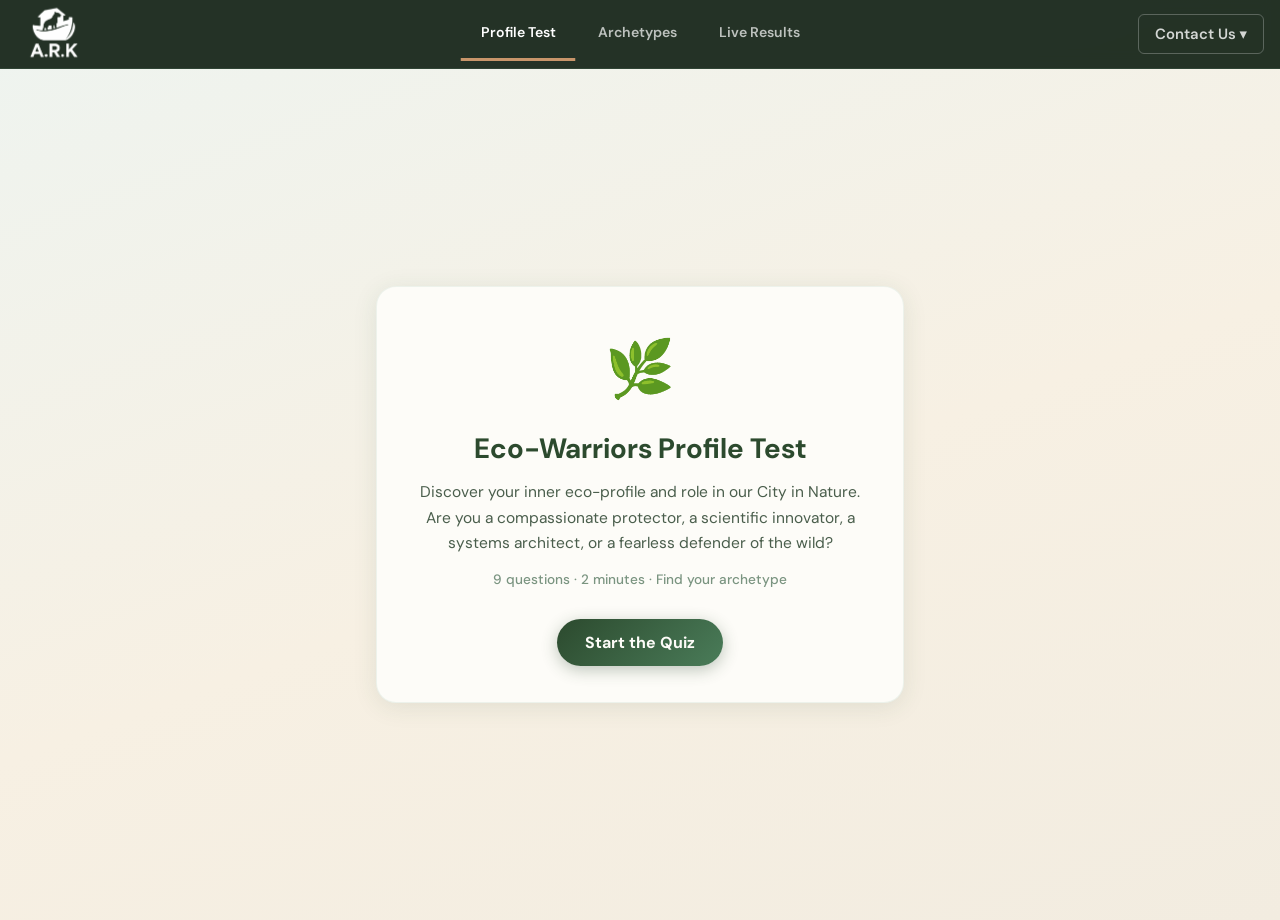
<file: index.html>
<!DOCTYPE html>
<html lang="en">
<head>
  <meta charset="UTF-8" />
  <meta name="viewport" content="width=device-width, initial-scale=1.0" />
  <title>Eco-Warrior & Wildlife Personality Test</title>
  <link rel="preconnect" href="https://fonts.googleapis.com">
  <link href="https://fonts.googleapis.com/css2?family=DM+Sans:wght@400;500;600;700;800&display=swap" rel="stylesheet">
  <link rel="stylesheet" href="style.css" />
</head>
<body>

<nav class="site-nav">
  <a href="index.html" class="nav-ark-logo">
    <img src="assets/ARK_white_transparent_header.png" alt="ARK Initiative" class="ark-logo">
  </a>
  <div class="nav-links">
    <a href="index.html" class="active">Profile Test</a>
    <a href="archetypes.html">Archetypes</a>
    <a href="live-results.html">Live Results</a>
  </div>
  <div class="nav-contact-wrap">
    <button class="nav-contact-btn" id="contact-btn" aria-haspopup="true" aria-expanded="false">Contact Us ▾</button>
    <div class="nav-contact-dropdown" id="contact-dropdown" role="menu">
      <div class="nav-contact-item">
        <img src="assets/LinkedIn_icon.svg.png" alt="" class="nav-contact-icon">
        <div class="nav-contact-text">
          <span class="nav-contact-platform">LinkedIn</span>
          <a class="nav-contact-account" href="https://www.linkedin.com/company/a-r-k-initiative" target="_blank" rel="noopener">A.R.K Initiative</a>
        </div>
      </div>
      <div class="nav-contact-item">
        <img src="assets/Instagram_icon.png" alt="" class="nav-contact-icon">
        <div class="nav-contact-text">
          <span class="nav-contact-platform">Instagram</span>
          <a class="nav-contact-account" href="https://www.instagram.com/arkinitiative.sg?utm_source=ig_web_button_share_sheet&igsh=ZDNlZDc0MzIxNw==" target="_blank" rel="noopener">@arkinitiative.sg</a>
        </div>
      </div>
      <div class="nav-contact-item">
        <img src="assets/Gmail_icon_(2020).png" alt="" class="nav-contact-icon">
        <div class="nav-contact-text">
          <span class="nav-contact-platform">Email</span>
          <span class="nav-contact-account">arkinitiative.bagus.sg@gmail.com</span>
        </div>
      </div>
    </div>
  </div>
</nav>

  <div id="test-banner" class="test-banner hidden">⚠️ TEST MODE — submissions logged, not sent</div>

  <!-- Hidden iframe + form for Google Form submission (no page redirect) -->
  <iframe name="hidden-form-target" style="display:none;" aria-hidden="true"></iframe>
  <form id="google-form" method="POST" target="hidden-form-target" style="display:none;" aria-hidden="true"></form>

  <div class="app">

    <!-- LANDING -->
    <section id="page-landing" class="page active">
      <div class="card landing-card">
        <div class="hero-icon">🌿</div>
        <h1>Eco-Warriors Profile Test</h1>
        <p class="subtitle">Discover your inner eco-profile and role in our City in Nature. Are you a compassionate protector, a scientific innovator, a systems architect, or a fearless defender of the wild?</p>
        <p class="tagline">9 questions · 2 minutes · Find your archetype</p>
        <button class="btn btn-primary" id="btn-start">Start the Quiz</button>
      </div>
    </section>

    <!-- QUIZ -->
    <section id="page-quiz" class="page">
      <div class="quiz-header">
        <div class="progress-wrap">
          <div class="progress-fill" id="progress-fill"></div>
        </div>
        <div class="progress-label" id="progress-label">Question 1 of 9</div>
      </div>
      <div class="card question-card">
        <p class="q-number" id="q-number">Q1</p>
        <h2 class="q-text" id="q-text"></h2>
        <div id="options-single" class="options-list"></div>
        <div id="options-multi" class="options-list hidden"></div>
        <div class="quiz-nav">
          <button class="btn btn-secondary" id="btn-back">Back</button>
          <button class="btn btn-primary" id="btn-next" disabled>Next</button>
        </div>
      </div>
    </section>

    <!-- RESULT -->
    <section id="page-result" class="page">
      <div class="card result-card">
        <div class="result-icon" id="result-icon"></div>
        <img id="result-char-img" class="result-char-img hidden" alt="" />
        <!-- Single archetype -->
        <div id="result-single-block">
          <p class="result-label">Your archetype is</p>
          <h2 class="result-title" id="result-title"></h2>
          <p class="result-desc" id="result-desc"></p>
        </div>
        <!-- Multiple tied archetypes -->
        <div id="result-multi-block" class="hidden">
          <p class="result-label">Your archetypes are</p>
          <div class="result-multi-list"></div>
        </div>
        <div class="secondary-block" id="secondary-block">
          <span class="secondary-label">Secondary archetype: </span>
          <span class="secondary-name" id="secondary-name"></span>
        </div>
        <div class="score-bars" id="score-bars"></div>
        <div class="result-actions">
          <a href="#" class="btn btn-primary" id="btn-explore">Explore Archetypes</a>
          <button class="btn btn-secondary" id="btn-retake">Retake Quiz</button>
        </div>
      </div>
    </section>

  </div>

  <!-- Test mode modal -->
  <div id="test-modal" class="modal-overlay hidden">
    <div class="modal-box">
      <h3>TEST MODE — Submission Data</h3>
      <p class="modal-note">Verify these field IDs match your Google Form. Set <code>TEST_MODE = false</code> in script.js when ready.</p>
      <pre id="test-modal-content"></pre>
      <button class="btn btn-primary" id="test-modal-close">Close</button>
    </div>
  </div>

  <script src="script.js"></script>
  <script>
    // Contact dropdown
    const contactBtn = document.getElementById('contact-btn');
    const contactDropdown = document.getElementById('contact-dropdown');
    contactBtn.addEventListener('click', e => {
      e.stopPropagation();
      const open = contactDropdown.classList.contains('open');
      contactDropdown.classList.toggle('open', !open);
      contactBtn.setAttribute('aria-expanded', String(!open));
    });
    document.addEventListener('click', e => {
      if (!contactBtn.contains(e.target) && !contactDropdown.contains(e.target)) {
        contactDropdown.classList.remove('open');
        contactBtn.setAttribute('aria-expanded', 'false');
      }
    });
  </script>
</body>
</html>
</file>
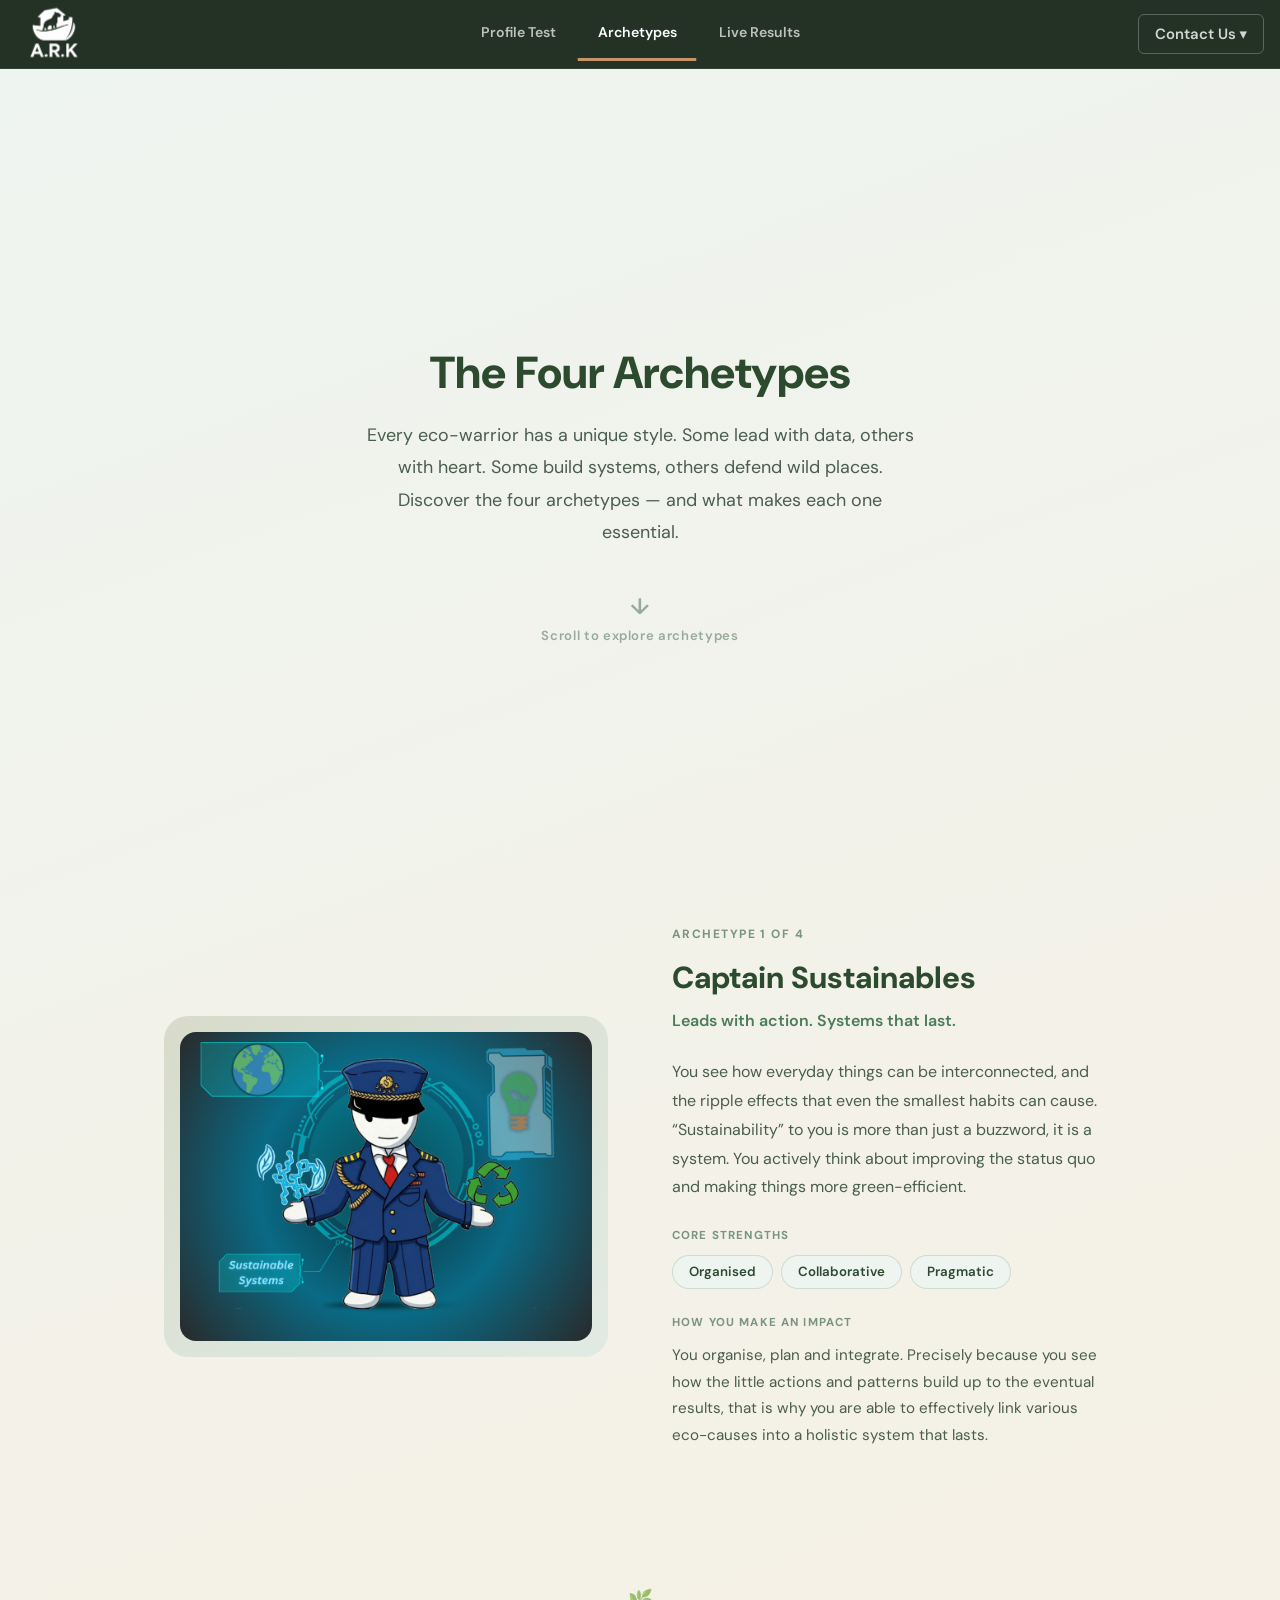
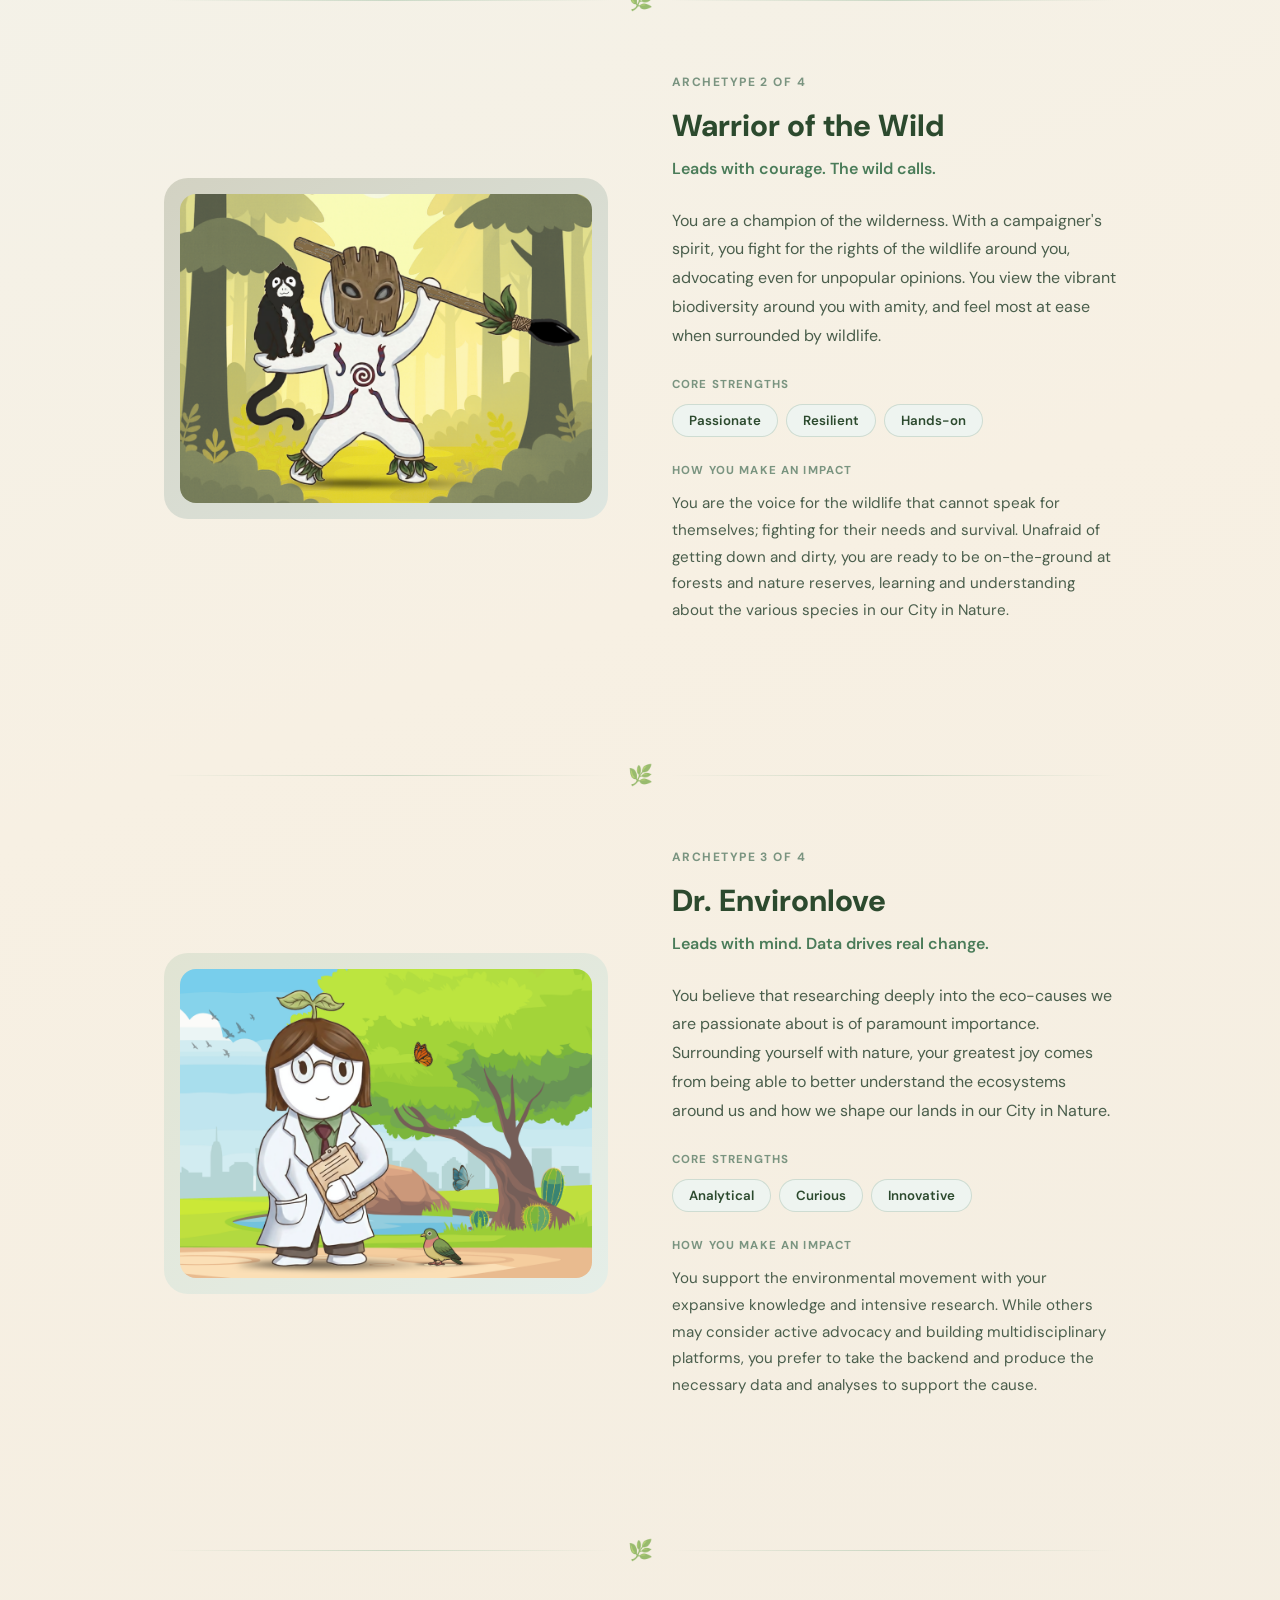
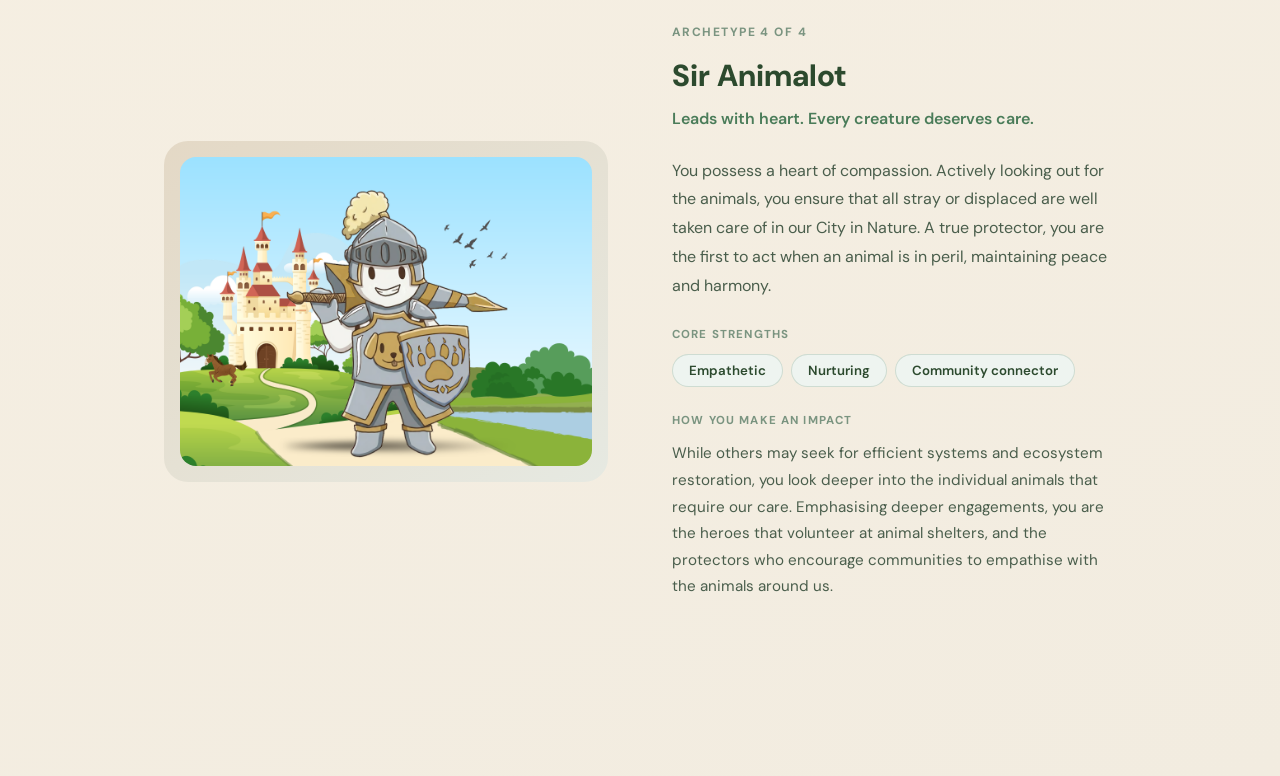
<file: archetypes.html>
<!DOCTYPE html>
<html lang="en">
<head>
  <meta charset="UTF-8" />
  <meta name="viewport" content="width=device-width, initial-scale=1.0" />
  <title>Archetypes — Eco-Warrior Quiz</title>
  <link rel="preconnect" href="https://fonts.googleapis.com">
  <link href="https://fonts.googleapis.com/css2?family=DM+Sans:wght@400;500;600;700;800&display=swap" rel="stylesheet">
  <link rel="stylesheet" href="style.css" />
</head>
<body>

<nav class="site-nav">
  <a href="index.html" class="nav-ark-logo">
    <img src="assets/ARK_white_transparent_header.png" alt="ARK Initiative" class="ark-logo">
  </a>
  <div class="nav-links">
    <a href="index.html">Profile Test</a>
    <a href="archetypes.html" class="active">Archetypes</a>
    <a href="live-results.html">Live Results</a>
  </div>
  <div class="nav-contact-wrap">
    <button class="nav-contact-btn" id="contact-btn" aria-haspopup="true" aria-expanded="false">Contact Us ▾</button>
    <div class="nav-contact-dropdown" id="contact-dropdown" role="menu">
      <div class="nav-contact-item">
        <img src="assets/LinkedIn_icon.svg.png" alt="" class="nav-contact-icon">
        <div class="nav-contact-text">
          <span class="nav-contact-platform">LinkedIn</span>
          <a class="nav-contact-account" href="https://www.linkedin.com/company/a-r-k-initiative" target="_blank" rel="noopener">A.R.K Initiative</a>
        </div>
      </div>
      <div class="nav-contact-item">
        <img src="assets/Instagram_icon.png" alt="" class="nav-contact-icon">
        <div class="nav-contact-text">
          <span class="nav-contact-platform">Instagram</span>
          <a class="nav-contact-account" href="https://www.instagram.com/arkinitiative.sg?utm_source=ig_web_button_share_sheet&igsh=ZDNlZDc0MzIxNw==" target="_blank" rel="noopener">@arkinitiative.sg</a>
        </div>
      </div>
      <div class="nav-contact-item">
        <img src="assets/Gmail_icon_(2020).png" alt="" class="nav-contact-icon">
        <div class="nav-contact-text">
          <span class="nav-contact-platform">Email</span>
          <span class="nav-contact-account">arkinitiative.bagus.sg@gmail.com</span>
        </div>
      </div>
    </div>
  </div>
</nav>

<div class="arch-page">

  <div class="arch-hero">
    <h1>The Four Archetypes</h1>
    <p>Every eco-warrior has a unique style. Some lead with data, others with heart. Some build systems, others defend wild places. Discover the four archetypes — and what makes each one essential.</p>
    <div class="arch-scroll-prompt">
      <span class="arch-scroll-arrow">↓</span>
      <span>Scroll to explore archetypes</span>
    </div>
  </div>

  <div id="arch-sections"></div>

</div>

<script src="archetypes.js"></script>
<script>
try {
const ORDER = ['captainSustainables', 'warriorOfTheWild', 'drEnvironlove', 'sirAnimalot'];
const container = document.getElementById('arch-sections');

if (!container) {
  console.error('Container #arch-sections not found');
  throw new Error('Container not found');
}

const params = new URLSearchParams(window.location.search);
const highlightParam = params.get('highlight') || '';
const slugToKey = {
  'captain-sustainables': 'captainSustainables',
  'warrior-of-the-wild': 'warriorOfTheWild',
  'dr-environlove': 'drEnvironlove',
  'sir-animalot': 'sirAnimalot',
};
const highlightKeys = new Set(
  highlightParam.split(',').map(s => slugToKey[s.trim()]).filter(Boolean)
);
const hasHighlight = highlightKeys.size > 0;

ORDER.forEach((key, i) => {
  const a = ARCHETYPES_CONTENT[key];
  if (!a) {
    console.error('Archetype not found:', key);
    return;
  }
  const flip = i % 2 === 1;
  const isHighlighted = highlightKeys.has(key);

  const section = document.createElement('section');
  section.className = 'arch-section' + (flip ? ' arch-section--flip' : '') + (isHighlighted ? ' arch-section--highlight' : '');
  section.id = 'arch-' + key;

  section.innerHTML = `
    <div class="arch-section-visual">
      <div class="arch-visual-panel" style="--accent: ${a.accentColor}">
        <img src="${a.sceneImage}" alt="${a.imageAlt}" class="arch-scene-img" onerror="this.style.display='none'">
      </div>
    </div>
    <div class="arch-section-text">
      <p class="arch-section-label">Archetype ${i + 1} of 4</p>
      ${isHighlighted ? '<span class="arch-your-badge">Your main archetype</span>' : ''}
      <h2 class="arch-section-name">${a.name}</h2>
      <p class="arch-section-tagline">${a.tagline}</p>
      <p class="arch-section-desc">${a.description}</p>
      <div class="arch-strengths">
        <p class="arch-meta-label">Core strengths</p>
        <div class="arch-pills">${a.strengths.map(s => `<span class="arch-pill">${s}</span>`).join('')}</div>
      </div>
      <div class="arch-impact">
        <p class="arch-meta-label">How you make an impact</p>
        <p class="arch-impact-text">${a.impact}</p>
      </div>
    </div>`;

  container.appendChild(section);

  if (i < ORDER.length - 1) {
    const div = document.createElement('div');
    div.className = 'arch-divider';
    div.innerHTML = '<span class="arch-divider-icon">🌿</span>';
    container.appendChild(div);
  }
});

// ---- Highlight mode: arriving from quiz result ----
if (hasHighlight) {
  // Reveal all sections immediately without animation
  container.classList.add('arch-sections--revealed');

  // Scroll to first highlighted archetype
  const firstKey = ORDER.find(k => highlightKeys.has(k));
  if (firstKey) {
    setTimeout(() => {
      const target = document.getElementById('arch-' + firstKey);
      if (target) target.scrollIntoView({ behavior: 'smooth', block: 'start' });
    }, 120);
  }
} else {
  // ---- Normal browse mode: sections visible by default, fade-in as enhancement ----
  // Only add fade-in if IntersectionObserver is supported
  if ('IntersectionObserver' in window) {
    // Add fade-ready class to enable fade-in animation
    container.querySelectorAll('.arch-section, .arch-divider').forEach(el => {
      el.classList.add('arch-fade-ready');
    });

    const observer = new IntersectionObserver((entries) => {
      entries.forEach(entry => {
        if (entry.isIntersecting) {
          entry.target.classList.add('arch-visible');
          observer.unobserve(entry.target);
        }
      });
    }, { threshold: 0.08, rootMargin: '0px 0px -40px 0px' });

    container.querySelectorAll('.arch-section, .arch-divider').forEach(el => {
      observer.observe(el);
    });

    // Fallback: if sections are still hidden after 500ms, reveal them
    setTimeout(() => {
      container.querySelectorAll('.arch-section, .arch-divider').forEach(el => {
        if (!el.classList.contains('arch-visible')) {
          el.classList.add('arch-visible');
        }
      });
    }, 500);
  }
  // If IntersectionObserver not supported, sections stay visible (no fade-ready class added)
}

} catch (error) {
  console.error('Failed to initialize archetypes page:', error);
  // Fallback: ensure sections are visible
  const container = document.getElementById('arch-sections');
  if (container) {
    container.querySelectorAll('.arch-section, .arch-divider').forEach(el => {
      el.style.opacity = '1';
      el.style.transform = 'none';
      el.style.display = 'block';
    });
  }
}

// ---- Contact dropdown ----
const contactBtn = document.getElementById('contact-btn');
const contactDropdown = document.getElementById('contact-dropdown');
if (contactBtn && contactDropdown) {
  contactBtn.addEventListener('click', e => {
    e.stopPropagation();
    const open = contactDropdown.classList.contains('open');
    contactDropdown.classList.toggle('open', !open);
    contactBtn.setAttribute('aria-expanded', String(!open));
  });
  document.addEventListener('click', e => {
    if (!contactBtn.contains(e.target) && !contactDropdown.contains(e.target)) {
      contactDropdown.classList.remove('open');
      contactBtn.setAttribute('aria-expanded', 'false');
    }
  });
}
</script>
</body>
</html>
</file>
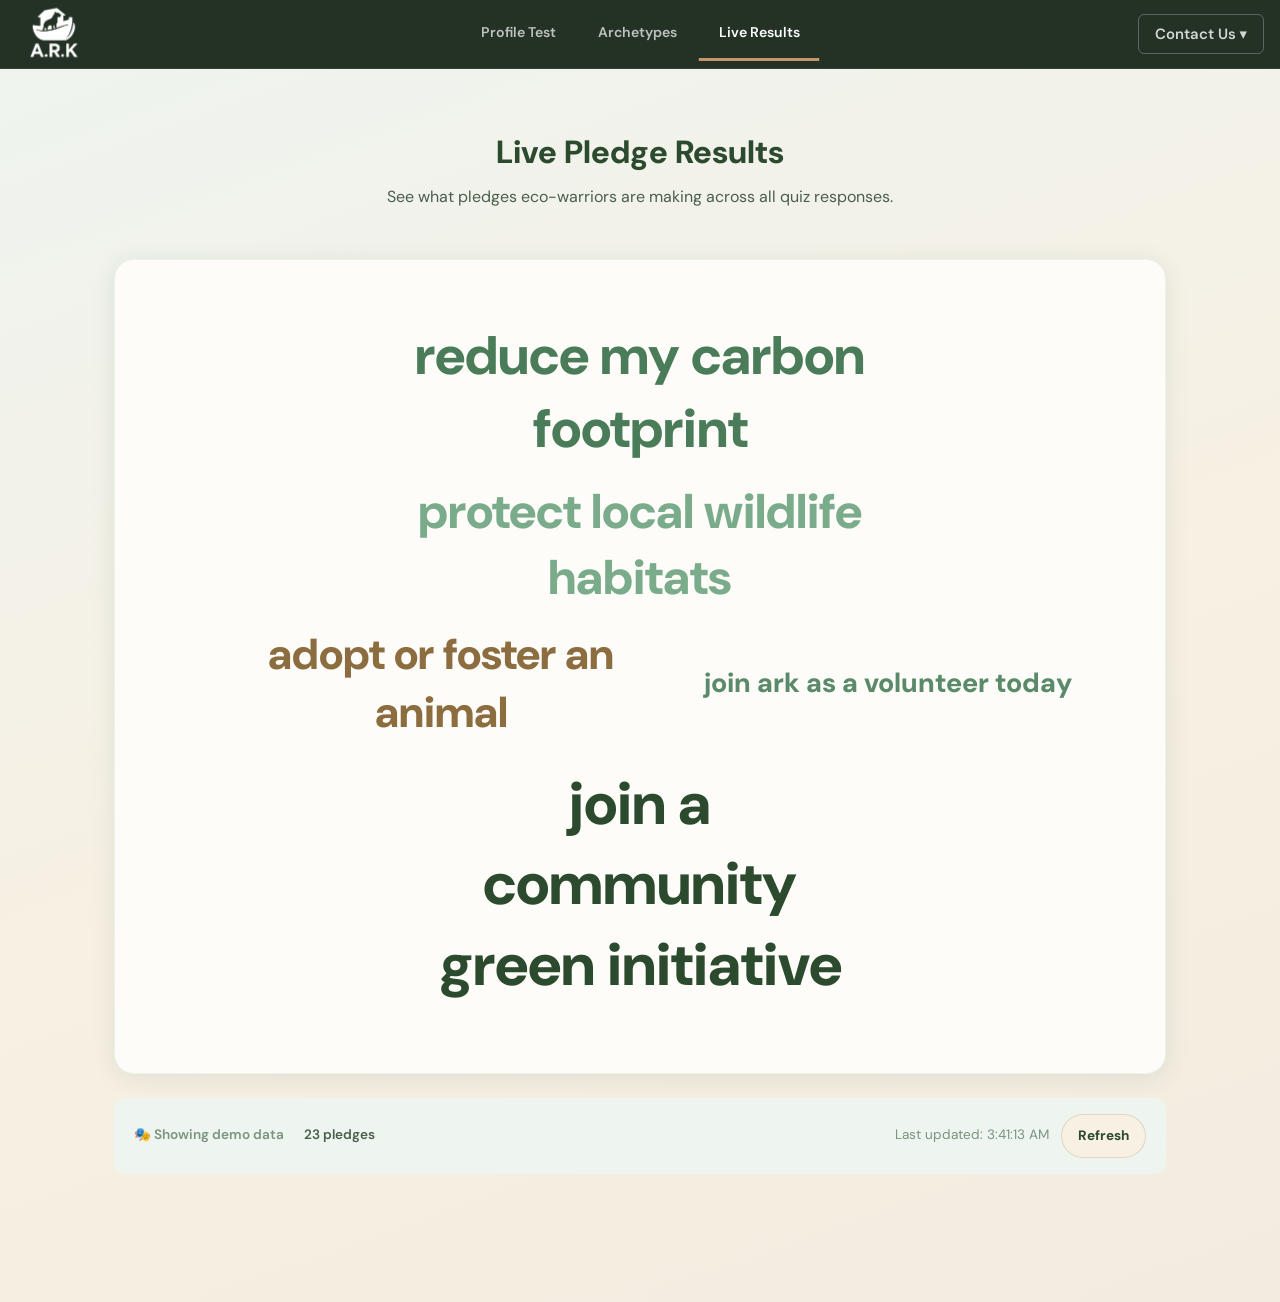
<file: live-results.html>
<!DOCTYPE html>
<html lang="en">
<head>
  <meta charset="UTF-8" />
  <meta name="viewport" content="width=device-width, initial-scale=1.0" />
  <title>Live Results — Eco-Warrior Quiz</title>
  <link rel="preconnect" href="https://fonts.googleapis.com">
  <link href="https://fonts.googleapis.com/css2?family=DM+Sans:wght@400;500;600;700;800&display=swap" rel="stylesheet">
  <link rel="stylesheet" href="style.css" />
</head>
<body>

<nav class="site-nav">
  <a href="index.html" class="nav-ark-logo">
    <img src="assets/ARK_white_transparent_header.png" alt="ARK Initiative" class="ark-logo">
  </a>
  <div class="nav-links">
    <a href="index.html">Profile Test</a>
    <a href="archetypes.html">Archetypes</a>
    <a href="live-results.html" class="active">Live Results</a>
  </div>
  <div class="nav-contact-wrap">
    <button class="nav-contact-btn" id="contact-btn" aria-haspopup="true" aria-expanded="false">Contact Us ▾</button>
    <div class="nav-contact-dropdown" id="contact-dropdown" role="menu">
      <div class="nav-contact-item">
        <img src="assets/LinkedIn_icon.svg.png" alt="" class="nav-contact-icon">
        <div class="nav-contact-text">
          <span class="nav-contact-platform">LinkedIn</span>
          <a class="nav-contact-account" href="https://www.linkedin.com/company/a-r-k-initiative" target="_blank" rel="noopener">A.R.K Initiative</a>
        </div>
      </div>
      <div class="nav-contact-item">
        <img src="assets/Instagram_icon.png" alt="" class="nav-contact-icon">
        <div class="nav-contact-text">
          <span class="nav-contact-platform">Instagram</span>
          <a class="nav-contact-account" href="https://www.instagram.com/arkinitiative.sg?utm_source=ig_web_button_share_sheet&igsh=ZDNlZDc0MzIxNw==" target="_blank" rel="noopener">@arkinitiative.sg</a>
        </div>
      </div>
      <div class="nav-contact-item">
        <img src="assets/Gmail_icon_(2020).png" alt="" class="nav-contact-icon">
        <div class="nav-contact-text">
          <span class="nav-contact-platform">Email</span>
          <span class="nav-contact-account">arkinitiative.bagus.sg@gmail.com</span>
        </div>
      </div>
    </div>
  </div>
</nav>

<div class="live-page">

  <header class="live-page-header">
    <h1>Live Pledge Results</h1>
    <p>See what pledges eco-warriors are making across all quiz responses.</p>
  </header>

  <div id="live-notice" class="live-notice hidden"></div>

  <div class="live-cloud-card">
    <div id="live-cloud"></div>
  </div>

  <div class="live-status">
    <div class="live-status-left">
      <span id="live-source" class="live-source"></span>
      <span id="live-total" class="live-total"></span>
    </div>
    <div class="live-status-right">
      <span id="live-updated" class="live-updated"></span>
      <button class="btn btn-secondary btn-sm" id="btn-refresh">Refresh</button>
    </div>
  </div>

  <div id="live-breakdown" class="live-breakdown"></div>

</div>

<script src="live-results.js"></script>
<script>
  const contactBtn = document.getElementById('contact-btn');
  const contactDropdown = document.getElementById('contact-dropdown');
  contactBtn.addEventListener('click', e => {
    e.stopPropagation();
    const open = contactDropdown.classList.contains('open');
    contactDropdown.classList.toggle('open', !open);
    contactBtn.setAttribute('aria-expanded', String(!open));
  });
  document.addEventListener('click', e => {
    if (!contactBtn.contains(e.target) && !contactDropdown.contains(e.target)) {
      contactDropdown.classList.remove('open');
      contactBtn.setAttribute('aria-expanded', 'false');
    }
  });
</script>
</body>
</html>
</file>
<file: style.css>
*, *::before, *::after { box-sizing: border-box; margin: 0; padding: 0; }

:root {
  --forest:      #2c4a2e;
  --moss:        #4a7c59;
  --sage:        #7aab8a;
  --sage-pale:   #eef4f0;
  --earth:       #8c6d3f;
  --earth-light: #f7f0e3;
  --text-dark:   #1e2d20;
  --text-mid:    #4a5e4c;
  --text-light:  #7a9480;
  --white:       #fdfcf8;
  --shadow:      0 4px 24px rgba(44,74,46,0.10);
  --shadow-hover:0 8px 32px rgba(44,74,46,0.16);
  --radius:      20px;
  --radius-sm:   12px;
  --t:           0.25s ease;
}

body {
  font-family: 'DM Sans', system-ui, -apple-system, sans-serif;
  background: linear-gradient(160deg, #eef4f0 0%, #f7f0e3 55%, #f2ece0 100%);
  min-height: 100vh;
  color: var(--text-dark);
  line-height: 1.65;
}

/* ---- NAV ----------------------------------------------------------------- */
.site-nav {
  position: sticky; top: 0; z-index: 100;
  background: rgba(28,42,30,0.96);
  backdrop-filter: blur(8px);
  -webkit-backdrop-filter: blur(8px);
  border-bottom: 1px solid rgba(122,171,138,0.15);
  padding: 0 16px;
  display: flex; gap: 4px; align-items: center;
  justify-content: space-between;
  min-height: 68px;
}
.nav-ark-logo {
  display: flex; align-items: center;
  padding: 4px 6px;
  flex-shrink: 0;
  border-bottom: 3px solid transparent;
  text-decoration: none;
  height: 68px;
  overflow: hidden;
}
.ark-logo {
  height: 100%;
  width: auto;
  display: block;
  object-fit: contain;
  transform: scale(1.45);
  transform-origin: center center;
}
.nav-links {
  display: flex; gap: 2px; align-items: center;
  flex: 1; justify-content: center;
  flex-wrap: wrap;
  /* Mobile: scrollable tab row — see @media below */
}
.site-nav a, .nav-links a {
  color: rgba(255,255,255,0.70); text-decoration: none;
  font-size: clamp(0.82rem, 2.5vw, 0.93rem); font-weight: 600;
  padding: 14px clamp(10px, 3vw, 20px);
  border-bottom: 3px solid transparent;
  border-radius: 6px 6px 0 0;
  white-space: nowrap;
  transition: color var(--t), border-color var(--t), background var(--t);
}
.site-nav a:hover, .nav-links a:hover { color: #fff; background: rgba(255,255,255,0.06); }
.site-nav a.active, .nav-links a.active { color: #fff; border-bottom-color: #c8956a; }

/* Contact dropdown */
.nav-contact-wrap { position: relative; flex-shrink: 0; }
.nav-contact-btn {
  background: none; border: 1px solid rgba(255,255,255,0.25);
  color: rgba(255,255,255,0.80); font-family: inherit;
  font-size: clamp(0.82rem, 2.5vw, 0.93rem); font-weight: 600;
  padding: 9px clamp(10px, 2vw, 16px);
  border-radius: 6px; cursor: pointer; white-space: nowrap;
  transition: background var(--t), color var(--t), border-color var(--t);
}
.nav-contact-btn:hover { background: rgba(255,255,255,0.10); color: #fff; border-color: rgba(255,255,255,0.45); }
.nav-contact-dropdown {
  position: absolute; top: calc(100% + 4px); right: 0;
  background: #1c2a1e;
  border: 1px solid rgba(44,74,46,0.55);
  border-radius: var(--radius-sm);
  box-shadow: 0 8px 28px rgba(0,0,0,0.28);
  min-width: 320px;
  width: max-content;
  max-width: calc(100vw - 24px);
  z-index: 200;
  overflow: hidden;
  /* animation-ready closed state */
  opacity: 0;
  transform: translateY(-6px);
  pointer-events: none;
  transition: opacity 0.18s ease-out, transform 0.18s ease-out;
}
.nav-contact-dropdown.open {
  opacity: 1;
  transform: translateY(0);
  pointer-events: auto;
}
.nav-contact-item {
  display: flex; align-items: center; gap: 14px;
  padding: 13px 18px;
  border-bottom: 1px solid rgba(122,171,138,0.10);
}
.nav-contact-item:last-child { border-bottom: none; }
.nav-contact-icon {
  flex-shrink: 0; width: 24px; height: 24px;
  object-fit: contain; opacity: 0.88;
}
.nav-contact-text { display: flex; flex-direction: column; gap: 2px; min-width: 0; }
.nav-contact-platform {
  font-size: 0.72rem; font-weight: 700; text-transform: uppercase;
  letter-spacing: 0.07em; color: rgba(255,255,255,0.45);
  line-height: 1;
}
.nav-contact-account {
  font-size: 0.88rem; font-weight: 600; color: rgba(255,255,255,0.88);
  text-decoration: none; line-height: 1.3;
  transition: color var(--t);
  overflow-wrap: anywhere;
}
a.nav-contact-account:hover { color: #fff; text-decoration: underline; }
span.nav-contact-account { cursor: default; user-select: text; color: rgba(255,255,255,0.88); }

/* ---- LAYOUT -------------------------------------------------------------- */
.app {
  max-width: 560px;
  margin: 0 auto;
  padding: 24px 16px;
  min-height: calc(100vh - 49px);
  display: flex;
  flex-direction: column;
  justify-content: center;
}

.page { display: none; }
.page.active { display: block; animation: fadeIn 0.3s ease; }
@keyframes fadeIn { from { opacity: 0; transform: translateY(12px); } to { opacity: 1; transform: translateY(0); } }

.card {
  background: var(--white);
  border-radius: var(--radius);
  padding: clamp(20px, 5vw, 36px) clamp(16px, 5vw, 32px);
  box-shadow: var(--shadow);
  border: 1px solid rgba(122,171,138,0.12);
}

/* ---- LANDING ------------------------------------------------------------- */
.landing-card { text-align: center; }
.hero-icon { font-size: 56px; margin-bottom: 16px; position: relative; display: inline-block; }
.hero-icon::before {
  content: '';
  position: absolute;
  width: 90px; height: 90px;
  background: radial-gradient(circle, rgba(122,171,138,0.28) 0%, transparent 70%);
  border-radius: 50%;
  top: 50%; left: 50%;
  transform: translate(-50%, -50%);
  z-index: -1;
}
.landing-card h1 { font-size: clamp(1.35rem, 5vw, 1.75rem); font-weight: 700; color: var(--forest); line-height: 1.25; margin-bottom: 14px; }
.subtitle { color: var(--text-mid); font-size: 0.97rem; margin-bottom: 12px; }
.subtitle em { font-style: italic; }
.tagline { font-size: 0.85rem; color: var(--text-light); margin-bottom: 28px; font-weight: 500; }

/* ---- BUTTONS ------------------------------------------------------------- */
.btn { display: inline-block; padding: 13px 28px; min-height: 44px; border-radius: 50px; font-size: 1rem; font-weight: 700; cursor: pointer; border: none; transition: transform var(--t), box-shadow var(--t), background var(--t); font-family: inherit; }
.btn:active { transform: scale(0.97); }
.btn-primary { background: linear-gradient(135deg, var(--forest), var(--moss)); color: var(--white); box-shadow: 0 4px 16px rgba(44,74,46,0.30); }
.btn-primary:hover { box-shadow: 0 6px 24px rgba(44,74,46,0.40); transform: translateY(-2px); }
.btn-primary:disabled { background: #c2d4c6; color: #8aaa90; box-shadow: none; cursor: not-allowed; transform: none; }
.btn-secondary { background: var(--earth-light); color: var(--forest); border: 1px solid rgba(140,109,63,0.20); }
.btn-secondary:hover { background: #f0e6d0; border-color: rgba(140,109,63,0.35); }

/* ---- PROGRESS ------------------------------------------------------------ */
.quiz-header { margin-bottom: 16px; }
.progress-wrap { background: #ddd8ce; border-radius: 50px; height: 8px; overflow: hidden; margin-bottom: 8px; }
.progress-fill { height: 100%; background: linear-gradient(90deg, var(--moss), var(--sage)); border-radius: 50px; transition: width 0.4s ease; }
.progress-label { font-size: 0.82rem; color: var(--text-light); font-weight: 600; text-align: right; }

/* ---- QUESTION ------------------------------------------------------------ */
.q-number { font-size: 0.8rem; font-weight: 700; color: var(--earth); text-transform: uppercase; letter-spacing: 0.08em; margin-bottom: 8px; }
.q-text { font-size: 1.15rem; font-weight: 700; color: var(--forest); margin-bottom: 22px; line-height: 1.4; }

/* ---- OPTIONS ------------------------------------------------------------- */
.options-list { display: flex; flex-direction: column; gap: 10px; margin-bottom: 24px; }
.options-list.hidden { display: none; }

.option-btn {
  width: 100%; text-align: left; padding: 14px 18px;
  border-radius: var(--radius-sm); border: 2px solid #ddd8ce;
  background: #f7f4ef; color: var(--text-dark);
  font-size: 0.95rem; cursor: pointer; line-height: 1.4; font-family: inherit;
  transition: border-color var(--t), background var(--t), transform var(--t);
}
.option-btn:hover { border-color: var(--sage); background: #eef4f0; transform: translateX(3px); }
.option-btn.selected { border-color: var(--moss); background: #e2ede6; font-weight: 600; }

.option-check-label {
  display: flex; align-items: flex-start; gap: 12px; padding: 14px 18px;
  border-radius: var(--radius-sm); border: 2px solid #ddd8ce;
  background: #f7f4ef; cursor: pointer; font-size: 0.95rem; line-height: 1.4;
  transition: border-color var(--t), background var(--t);
}
.option-check-label:hover { border-color: var(--sage); background: #eef4f0; }
.option-check-label.selected { border-color: var(--moss); background: #e2ede6; font-weight: 600; }
.option-check-label.disabled { opacity: 0.55; cursor: not-allowed; }
.option-check-label input[type="checkbox"] { margin-top: 2px; accent-color: var(--moss); width: 18px; height: 18px; flex-shrink: 0; cursor: pointer; }

.other-input {
  margin-top: 8px; width: 100%; padding: 10px 14px;
  border-radius: var(--radius-sm); border: 2px solid #ddd8ce;
  font-size: 0.95rem; color: var(--text-dark); outline: none; font-family: inherit;
  background: #f7f4ef;
  transition: border-color var(--t);
}
.other-input:focus { border-color: var(--moss); }

.quiz-nav { display: flex; justify-content: space-between; gap: 12px; }
.quiz-nav .btn { flex: 1; text-align: center; }

/* ---- RESULT -------------------------------------------------------------- */
.result-card { text-align: center; }
.result-card::before {
  content: '';
  display: block;
  width: 48px; height: 4px;
  background: linear-gradient(90deg, var(--moss), var(--sage));
  border-radius: 2px;
  margin: 0 auto 24px;
}
.result-icon { font-size: 64px; margin-bottom: 8px; }
.result-label { font-size: 0.85rem; font-weight: 600; color: var(--text-light); text-transform: uppercase; letter-spacing: 0.08em; margin-bottom: 4px; }
.result-title { font-size: clamp(1.35rem, 5vw, 1.7rem); font-weight: 700; color: var(--forest); margin-bottom: 14px; }
.result-desc { color: var(--text-mid); font-size: 0.97rem; margin-bottom: 18px; line-height: 1.7; }
.secondary-block { display: inline-flex; align-items: center; gap: 6px; background: var(--earth-light); border: 1px solid rgba(140,109,63,0.18); border-radius: 50px; padding: 7px 20px; margin-bottom: 28px; font-size: 0.88rem; }
.secondary-archetype-icon { width: 22px; height: 22px; object-fit: contain; flex-shrink: 0; transform: translateY(2px); }
.secondary-label { color: var(--earth); font-weight: 600; }
.secondary-name { color: var(--text-dark); font-weight: 700; }

/* ---- SCORE BARS ---------------------------------------------------------- */
.score-bars { display: flex; flex-direction: column; gap: 14px; margin-bottom: 24px; text-align: left; }
.score-row-header { display: flex; justify-content: space-between; align-items: baseline; margin-bottom: 5px; }
.score-name { font-size: 0.88rem; font-weight: 600; color: var(--text-dark); }
.score-pct  { font-size: 0.88rem; font-weight: 700; color: var(--moss); }
/* Composition-bar: track is near-invisible so the fill reads as a proportional
   share of a whole, not a depleted progress bar out of 100. */
.score-bar-bg   { background: rgba(180,200,185,0.18); border-radius: 50px; height: 10px; overflow: visible; position: relative; }
.score-bar-fill { height: 100%; border-radius: 50px; background: linear-gradient(90deg, var(--moss), var(--sage)); transition: width 0.8s ease; box-shadow: 0 1px 4px rgba(74,124,89,0.18); }
.score-row.primary .score-bar-bg   { height: 14px; }
.score-row.primary .score-bar-fill { background: linear-gradient(90deg, var(--forest), var(--moss)); box-shadow: 0 2px 8px rgba(44,74,46,0.28); }
.score-row.primary .score-name     { font-size: 0.95rem; font-weight: 800; color: var(--forest); }
.score-row.primary .score-pct      { font-size: 0.95rem; color: var(--forest); }

/* ---- RESULT ACTIONS ------------------------------------------------------ */
.result-actions { display: flex; flex-direction: column; gap: 12px; align-items: center; }
.result-actions .btn { width: 100%; max-width: 320px; }

/* ---- MULTI-ARCHETYPE RESULT ---------------------------------------------- */
.result-multi-list { display: flex; flex-wrap: wrap; justify-content: center; gap: 12px; margin-bottom: 18px; }
.result-multi-item { display: flex; flex-direction: column; align-items: center; gap: 4px; }
.result-multi-icon { font-size: 36px; }
.result-multi-name { font-size: 0.88rem; font-weight: 700; color: var(--forest); }

/* ---- TEST MODE ----------------------------------------------------------- */
.test-banner { position: fixed; top: 0; left: 0; right: 0; z-index: 1000; background: #c0392b; color: #fff; text-align: center; padding: 7px; font-size: 0.82rem; font-weight: 800; letter-spacing: 0.08em; }
.test-banner.hidden { display: none; }

.modal-overlay { position: fixed; inset: 0; z-index: 2000; background: rgba(0,0,0,0.55); display: flex; align-items: center; justify-content: center; padding: 16px; }
.modal-overlay.hidden { display: none; }
.modal-box { background: var(--white); border-radius: var(--radius); padding: 28px; max-width: 520px; width: 100%; max-height: 80vh; display: flex; flex-direction: column; gap: 14px; }
.modal-box h3 { color: #c0392b; font-size: 1.1rem; }
.modal-note { font-size: 0.85rem; color: var(--text-light); }
.modal-note code { background: #f0ede8; padding: 1px 5px; border-radius: 4px; font-size: 0.82rem; }
.modal-box pre { background: #f4f1ec; border-radius: var(--radius-sm); padding: 14px; font-size: 0.78rem; overflow: auto; flex: 1; white-space: pre-wrap; word-break: break-all; }

.hidden { display: none !important; }

/* ---- RESULT CHARACTER IMAGE ---------------------------------------------- */
.result-char-img {
  display: block;
  margin: 0 auto 16px;
  width: 240px;
  max-width: min(240px, 60vw);
  object-fit: contain;
}
@media (max-width: 430px) {
  .result-char-img { width: 180px; }
}

/* Multi-archetype tie: character images */
.result-multi-char-img {
  width: 80px;
  height: 80px;
  object-fit: contain;
}

/* Score bar small icons */
.score-icon {
  width: 32px;
  height: 32px;
  object-fit: contain;
  vertical-align: middle;
  margin-right: 6px;
}

/* ---- ARCHETYPES PAGE ----------------------------------------------------- */
.arch-page { max-width: 1000px; margin: 0 auto; padding: 0 24px 96px; }

/* Hero intro: fills the viewport beneath the header */
.arch-hero {
  display: flex;
  flex-direction: column;
  align-items: center;
  justify-content: center;
  min-height: calc(100vh - 68px);
  text-align: center;
  padding: 48px 0 0;
}
.arch-hero h1 {
  font-size: clamp(1.9rem, 5vw, 2.8rem);
  font-weight: 800;
  color: var(--forest);
  margin-bottom: 20px;
  line-height: 1.15;
}
.arch-hero p {
  font-size: clamp(1rem, 2.5vw, 1.12rem);
  color: var(--text-mid);
  line-height: 1.8;
  max-width: 560px;
}

/* Scroll prompt */
.arch-scroll-prompt {
  display: flex;
  flex-direction: column;
  align-items: center;
  gap: 6px;
  margin-top: 48px;
  margin-bottom: 24px;
  color: var(--text-light);
  font-size: 0.82rem;
  font-weight: 600;
  letter-spacing: 0.05em;
  opacity: 0.75;
  user-select: none;
}
.arch-scroll-arrow {
  font-size: 1.4rem;
  animation: arch-bounce 1.8s ease-in-out infinite;
  line-height: 1;
}
@keyframes arch-bounce {
  0%, 100% { transform: translateY(0);   opacity: 0.6; }
  50%       { transform: translateY(7px); opacity: 1;   }
}

/* Archetype sections container — top padding so content starts below hero */
#arch-sections { padding-top: 24px; }

/* Fade-in on scroll: initial hidden state */
.arch-section,
.arch-divider {
  opacity: 1;
  transform: translateY(0);
  transition: opacity 0.65s ease-out, transform 0.65s ease-out;
}
/* Sections start visible by default for accessibility, then JS adds fade-in */
.arch-section.arch-fade-ready,
.arch-divider.arch-fade-ready {
  opacity: 0;
  transform: translateY(28px);
}
/* Visible state added by JS */
.arch-section.arch-visible,
.arch-divider.arch-visible {
  opacity: 1;
  transform: translateY(0);
}
/* When highlight mode is active, all sections revealed immediately */
.arch-sections--revealed .arch-section,
.arch-sections--revealed .arch-divider {
  opacity: 1;
  transform: translateY(0);
  transition: none;
}

/* Two-column alternating section */
.arch-section {
  display: grid;
  grid-template-columns: 1fr 1fr;
  gap: 64px;
  align-items: center;
  margin-bottom: 80px;
}
.arch-section--flip .arch-section-visual { order: -1; }
.arch-section--flip .arch-section-text   { order:  1; }

/* Visual panel — let scene image define height */
.arch-visual-panel {
  position: relative;
  border-radius: 24px;
  background: linear-gradient(145deg, color-mix(in srgb, var(--accent) 18%, #f7f0e3), color-mix(in srgb, var(--accent) 8%, #eef4f0));
  display: flex; align-items: center; justify-content: center;
  padding: 16px;
}
.arch-scene-img {
  display: block;
  width: 100%;
  max-width: 520px;
  object-fit: contain;
  border-radius: 16px;
  margin: 0 auto;
}
@media (max-width: 1023px) {
  .arch-scene-img { max-width: 100%; }
}
.arch-visual-fallback { display: flex; align-items: center; justify-content: center; width: 100%; height: 100%; }
.arch-visual-icon { font-size: 80px; opacity: 0.55; }

/* Text column */
.arch-section-text { display: flex; flex-direction: column; gap: 24px; }
.arch-section-label { font-size: 0.75rem; font-weight: 700; text-transform: uppercase; letter-spacing: 0.12em; color: var(--text-light); }
.arch-section-name { font-size: 1.9rem; font-weight: 800; color: var(--forest); line-height: 1.15; margin-top: -8px; }
.arch-section-tagline { font-size: 1rem; color: var(--moss); font-weight: 600; margin-top: -12px; }
.arch-section-desc { font-size: 1rem; color: var(--text-mid); line-height: 1.8; }

.arch-meta-label { font-size: 0.72rem; font-weight: 700; text-transform: uppercase; letter-spacing: 0.10em; color: var(--text-light); margin-bottom: 10px; }
.arch-pills { display: flex; flex-wrap: wrap; gap: 8px; }
.arch-pill { background: var(--sage-pale); color: var(--forest); border: 1px solid rgba(74,124,89,0.20); border-radius: 50px; padding: 5px 16px; font-size: 0.83rem; font-weight: 600; }

.arch-impact-text { font-size: 0.95rem; color: var(--text-mid); line-height: 1.75; }

.arch-next {
  background: var(--earth-light);
  border-left: 3px solid var(--earth);
  border-radius: 0 var(--radius-sm) var(--radius-sm) 0;
  padding: 14px 18px;
  font-size: 0.92rem;
  color: var(--text-mid);
  line-height: 1.6;
}
.arch-next-label { font-weight: 700; color: var(--earth); margin-right: 6px; }

/* Highlighted archetype */
.arch-section--highlight {
  background: linear-gradient(135deg, rgba(122,171,138,0.08), rgba(122,171,138,0.04));
  border: 2px solid rgba(122,171,138,0.25);
  border-radius: 24px;
  padding: 32px;
  box-shadow: 0 8px 32px rgba(122,171,138,0.15);
  /* Offset below the sticky nav (68px) + breathing room when scrolled to */
  scroll-margin-top: 88px;
}
.arch-section {
  scroll-margin-top: 88px;
}
.arch-your-badge {
  display: inline-block;
  background: linear-gradient(135deg, var(--moss), var(--sage));
  color: var(--white);
  font-size: 0.72rem;
  font-weight: 700;
  text-transform: uppercase;
  letter-spacing: 0.08em;
  padding: 5px 12px;
  border-radius: 50px;
  margin-bottom: 8px;
}

/* Organic divider */
.arch-divider {
  display: flex; align-items: center; gap: 16px;
  padding: 56px 0;
  color: var(--sage);
}
.arch-divider::before,
.arch-divider::after {
  content: '';
  flex: 1;
  height: 1px;
  background: linear-gradient(90deg, transparent, rgba(122,171,138,0.35), transparent);
}
.arch-divider-icon { font-size: 20px; opacity: 0.6; flex-shrink: 0; }

/* ---- LIVE RESULTS PAGE --------------------------------------------------- */
.live-page { max-width: 900px; margin: 0 auto; padding: 64px 24px 96px; }

.live-page-header { text-align: center; max-width: 600px; margin: 0 auto 48px; }
.live-page-header h1 { font-size: 2rem; font-weight: 800; color: var(--forest); margin-bottom: 12px; line-height: 1.2; }
.live-page-header p { font-size: 1rem; color: var(--text-mid); line-height: 1.7; }

.live-cloud-card {
  background: var(--white);
  border: 1px solid rgba(122,171,138,0.12);
  border-radius: var(--radius);
  padding: 28px 20px;
  box-shadow: var(--shadow);
  margin-bottom: 24px;
}

#live-cloud {
  display: flex;
  flex-direction: column;
  align-items: center;
  gap: 8px;
  width: 100%;
}

.cloud-row,
.cloud-center-row {
  display: flex;
  flex-direction: row;
  flex-wrap: wrap;
  justify-content: center;
  align-items: center;
  gap: 8px 16px;
  width: 100%;
}

.cloud-center-row {
  margin: 8px 0;
}

.cloud-word {
  display: inline-block;
  font-weight: 800;
  line-height: 1.35;
  text-align: center;
  white-space: normal;
  word-break: normal;
  overflow-wrap: break-word;
  hyphens: none;
  max-width: min(480px, 92%);
  cursor: default;
  user-select: none;
  animation: fadeInWord 0.4s ease both;
  padding: 3px 7px;
  flex-shrink: 0;
}

/* Mobile: tighter spacing for cohesion */
@media (max-width: 767px) {
  #live-cloud {
    gap: 4px;
  }

  .cloud-row,
  .cloud-center-row {
    gap: 5px 10px;
  }

  .cloud-center-row {
    margin: 5px 0;
  }

  .cloud-word {
    padding: 2px 5px;
  }

  .live-cloud-card {
    padding: 20px 16px;
  }
}

@keyframes fadeInWord {
  from { opacity: 0; transform: translateY(6px); }
  to   { opacity: 1; transform: translateY(0); }
}


/* hide breakdown entirely */
.live-breakdown { display: none; }

@keyframes fadeInUp {
  from { opacity: 0; transform: translateY(12px); }
  to { opacity: 1; transform: translateY(0); }
}

.live-status {
  display: flex;
  justify-content: space-between;
  align-items: center;
  flex-wrap: wrap;
  gap: 16px;
  padding: 16px 20px;
  background: var(--sage-pale);
  border-radius: var(--radius-sm);
  margin-bottom: 32px;
  font-size: 0.85rem;
}
.live-status-left { display: flex; gap: 20px; flex-wrap: wrap; }
.live-status-right { display: flex; gap: 12px; align-items: center; }

.live-source { font-weight: 600; }
.live-source--sheets { color: var(--moss); }
.live-source--local { color: var(--earth); }
.live-source--demo { color: var(--text-light); }
.live-source--error { color: #b8651a; }
.live-total { color: var(--text-mid); font-weight: 600; }
.live-updated { color: var(--text-light); }

.live-notice {
  background: #fdf3e3;
  border: 1px solid rgba(184,101,26,0.30);
  border-left: 4px solid #b8651a;
  border-radius: var(--radius-sm);
  padding: 14px 18px;
  margin-bottom: 24px;
  color: #6b4012;
  font-size: 0.9rem;
  line-height: 1.55;
}

.btn-sm { padding: 8px 16px; font-size: 0.85rem; }

.live-breakdown {
  background: var(--white);
  border: 1px solid rgba(122,171,138,0.12);
  border-radius: var(--radius);
  padding: 28px;
  box-shadow: var(--shadow);
}
.live-breakdown h3 { font-size: 1rem; font-weight: 700; color: var(--forest); margin-bottom: 20px; }

.breakdown-row {
  display: grid;
  grid-template-columns: 1fr 120px 48px;
  gap: 12px;
  align-items: center;
  padding: 10px 0;
  border-bottom: 1px solid rgba(122,171,138,0.08);
}
.breakdown-row:last-child { border-bottom: none; }
.breakdown-name { font-size: 0.9rem; font-weight: 600; color: var(--text-dark); }
.breakdown-bar-wrap {
  flex: 1;
  background: #ddd8ce;
  border-radius: 50px;
  height: 10px;
  overflow: hidden;
}
.breakdown-bar {
  display: block;
  height: 100%;
  border-radius: 50px;
  transition: width 0.6s ease;
}
.breakdown-count { font-size: 0.85rem; color: var(--text-mid); text-align: right; }

/* ---- RESPONSIVE (mobile-first) ------------------------------------------ */

/* Base mobile fixes (all widths) */
.secondary-block { max-width: 100%; overflow-wrap: break-word; word-break: break-word; }
.score-bars { min-width: 0; }
.score-row-header { min-width: 0; }
.score-name { overflow-wrap: break-word; min-width: 0; }
.option-btn { overflow-wrap: break-word; }
.option-check-label { overflow-wrap: break-word; }

/* 640px+ — larger phones / small tablets */
@media (min-width: 640px) {
  .site-nav a { font-size: 0.88rem; }
}

/* 768px+ — tablets */
@media (min-width: 768px) {
  .arch-page { padding: 0 32px 80px; }
  .live-page { padding: 56px 32px 80px; }
  .live-cloud-card { padding: 36px 32px; }
}

/* 1024px+ — desktop */
@media (min-width: 1024px) {
  .arch-page { padding: 0 24px 96px; }
  .arch-section { grid-template-columns: 1fr 1fr; gap: 64px; }
  .arch-section--flip .arch-section-visual { order: -1; }
  .arch-section--flip .arch-section-text   { order:  1; }
  .arch-section-name { font-size: 1.9rem; }
  .arch-divider { padding: 56px 0; }

  .live-page { padding: 64px 24px 96px; }
  .live-cloud-card { padding: 48px 44px; }
}

/* 1280px+ — large desktop/monitor */
@media (min-width: 1280px) {
  .live-page { max-width: 1100px; }
  .live-cloud-card { padding: 56px 60px; }
}

/* Narrow phones — tighten spacing */
@media (max-width: 400px) {
  .app { padding: 16px 12px; }
  .q-text { font-size: 1.05rem; }
  .live-status { flex-direction: column; align-items: flex-start; }
  .live-cloud-card { padding: 20px 14px; }
}

/* Nav overflow guard + mobile horizontal-scroll tabs */
.site-nav { overflow: visible; }

/* Desktop: absolutely-center the nav tabs relative to the full viewport */
@media (min-width: 769px) {
  .nav-links {
    position: absolute;
    left: 50%;
    transform: translateX(-50%);
    flex: none;
    flex-wrap: nowrap;
    justify-content: center;
    /* pointer-events already work; z-index keeps it below the dropdown */
    z-index: 0;
  }
  .nav-ark-logo {
    position: relative;
    z-index: 1;
  }
  .nav-contact-wrap {
    position: relative;
    z-index: 1;
    margin-left: auto;
  }
}

@media (max-width: 640px) {
  .site-nav {
    padding: 0 0 0 8px;
    gap: 0;
    /* Must stay overflow:visible so the contact dropdown isn't clipped. */
    overflow: visible;
  }
  .nav-ark-logo { padding: 4px 4px; flex-shrink: 0; }

  /* Scroll container for the three page tabs.
     overflow:hidden here only clips the .nav-links box itself, not the
     sibling .nav-contact-wrap, so the dropdown remains unclipped. */
  .nav-links {
    flex: 1;
    flex-wrap: nowrap;
    justify-content: flex-start;
    overflow-x: auto;
    overflow-y: visible;
    scroll-behavior: smooth;
    -webkit-overflow-scrolling: touch;
    scrollbar-width: none;
    position: relative;
    -webkit-mask-image: linear-gradient(to right, black 70%, transparent 100%);
    mask-image:         linear-gradient(to right, black 70%, transparent 100%);
  }
  .nav-links::-webkit-scrollbar { display: none; }

  .nav-links a {
    padding: 14px clamp(10px, 3.5vw, 16px);
    font-size: 0.82rem;
    flex-shrink: 0;
  }

  /* Contact button — fixed size, no flex shrink */
  .nav-contact-wrap {
    flex-shrink: 0;
    padding-right: 8px;
    /* Own stacking context so the dropdown floats above page content */
    position: relative;
    z-index: 200;
  }
  .nav-contact-btn { font-size: 0.78rem; padding: 8px 10px; }

  /* Dropdown: raise above the sticky nav's z-index (100) and page cards */
  .nav-contact-dropdown {
    z-index: 400;
  }
}

/* Stacked arch sections on mobile (below 1024px) */
@media (max-width: 1023px) {
  .arch-page { padding: 0 20px 72px; }
  .arch-hero { min-height: calc(100vh - 68px); padding: 40px 0 0; }
  .arch-section { grid-template-columns: 1fr; gap: 28px; }
  .arch-section--flip .arch-section-visual { order: 0; }
  .arch-section--flip .arch-section-text   { order: 0; }
  .arch-section--highlight { padding: 20px; }
  .arch-section-name { font-size: clamp(1.35rem, 4vw, 1.7rem); }
  .arch-divider { padding: 36px 0; }

  .live-page { padding: 32px 16px 64px; }
}
</file>
